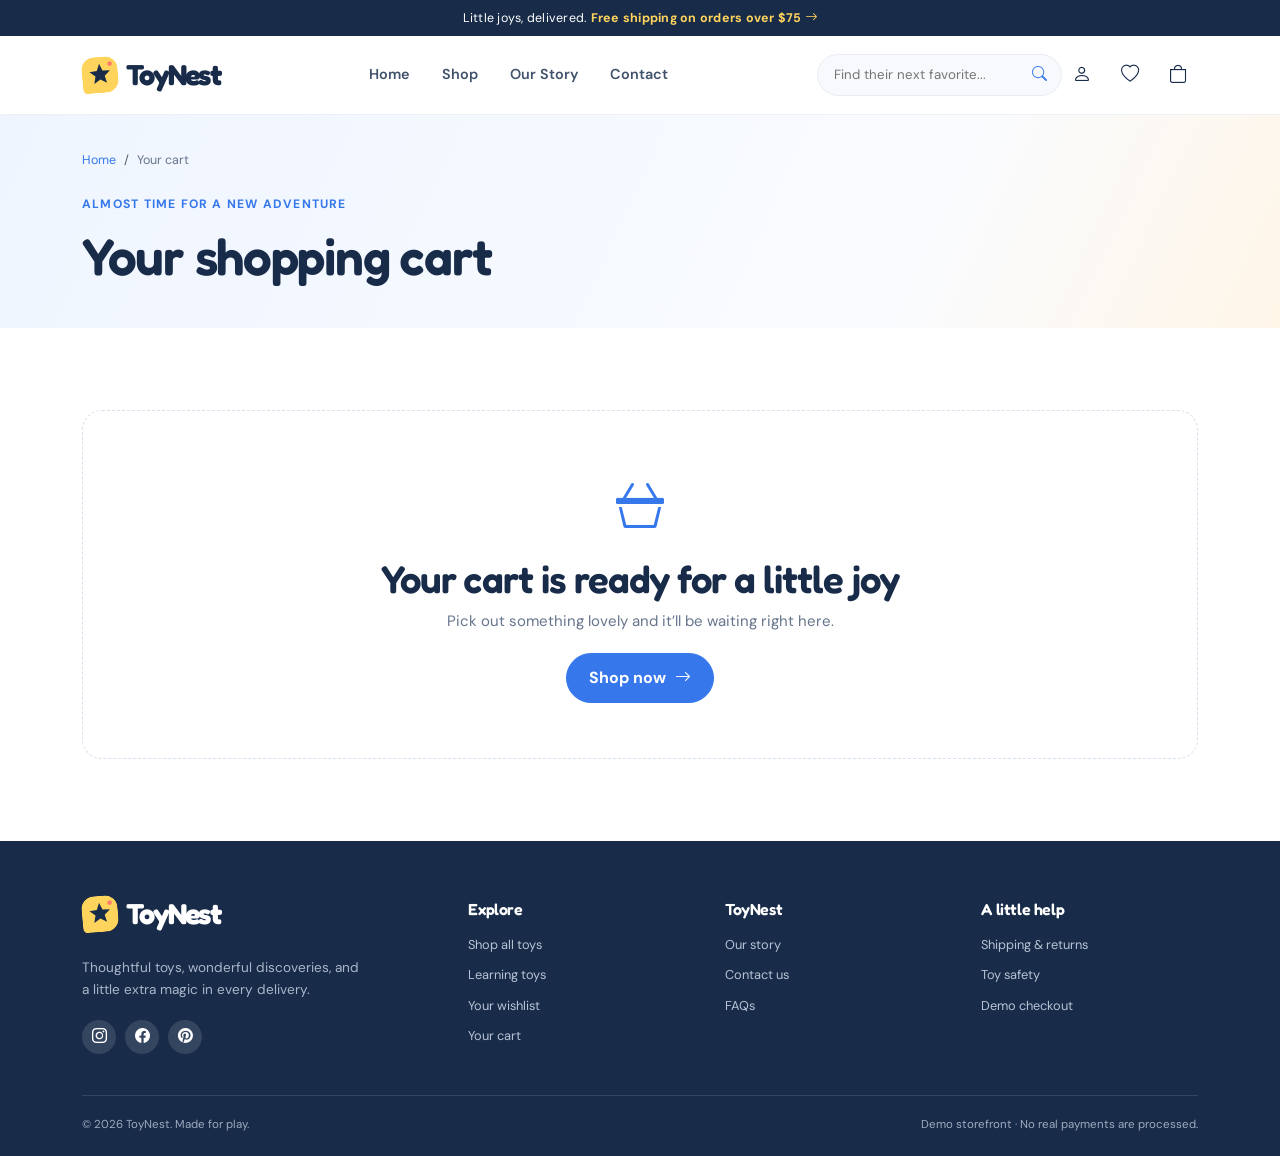
<file: cart.html>
<!doctype html>
<html lang="en"><head><meta charset="utf-8"><meta name="viewport" content="width=device-width, initial-scale=1"><meta name="description" content="Review your ToyNest shopping cart."><title>Your Cart | ToyNest</title><link rel="preconnect" href="https://fonts.googleapis.com"><link rel="preconnect" href="https://fonts.gstatic.com" crossorigin><link href="https://fonts.googleapis.com/css2?family=DM+Sans:wght@400;500;600;700&family=Fredoka:wght@400;500;600;700&display=swap" rel="stylesheet"><link href="https://cdn.jsdelivr.net/npm/bootstrap@5.3.3/dist/css/bootstrap.min.css" rel="stylesheet"><link href="https://cdn.jsdelivr.net/npm/bootstrap-icons@1.11.3/font/bootstrap-icons.min.css" rel="stylesheet"><link href="css/style.css" rel="stylesheet"><link href="css/responsive.css" rel="stylesheet"></head>
<body><div id="site-header"></div><main class="page-main"><section class="page-hero compact"><div class="container"><nav aria-label="Breadcrumb"><ol class="breadcrumb"><li class="breadcrumb-item"><a href="index.html">Home</a></li><li class="breadcrumb-item active" aria-current="page">Your cart</li></ol></nav><span class="eyebrow">Almost time for a new adventure</span><h1>Your shopping cart</h1></div></section><div class="container section-space"><div id="cart-content"></div></div></main><div id="site-footer"></div><div id="quick-view-modal" class="modal fade" tabindex="-1" aria-labelledby="quick-view-title" aria-hidden="true"></div><script src="https://cdn.jsdelivr.net/npm/bootstrap@5.3.3/dist/js/bootstrap.bundle.min.js"></script><script src="js/products.js"></script><script src="js/common.js"></script><script src="js/cart.js"></script></body></html>
</file>
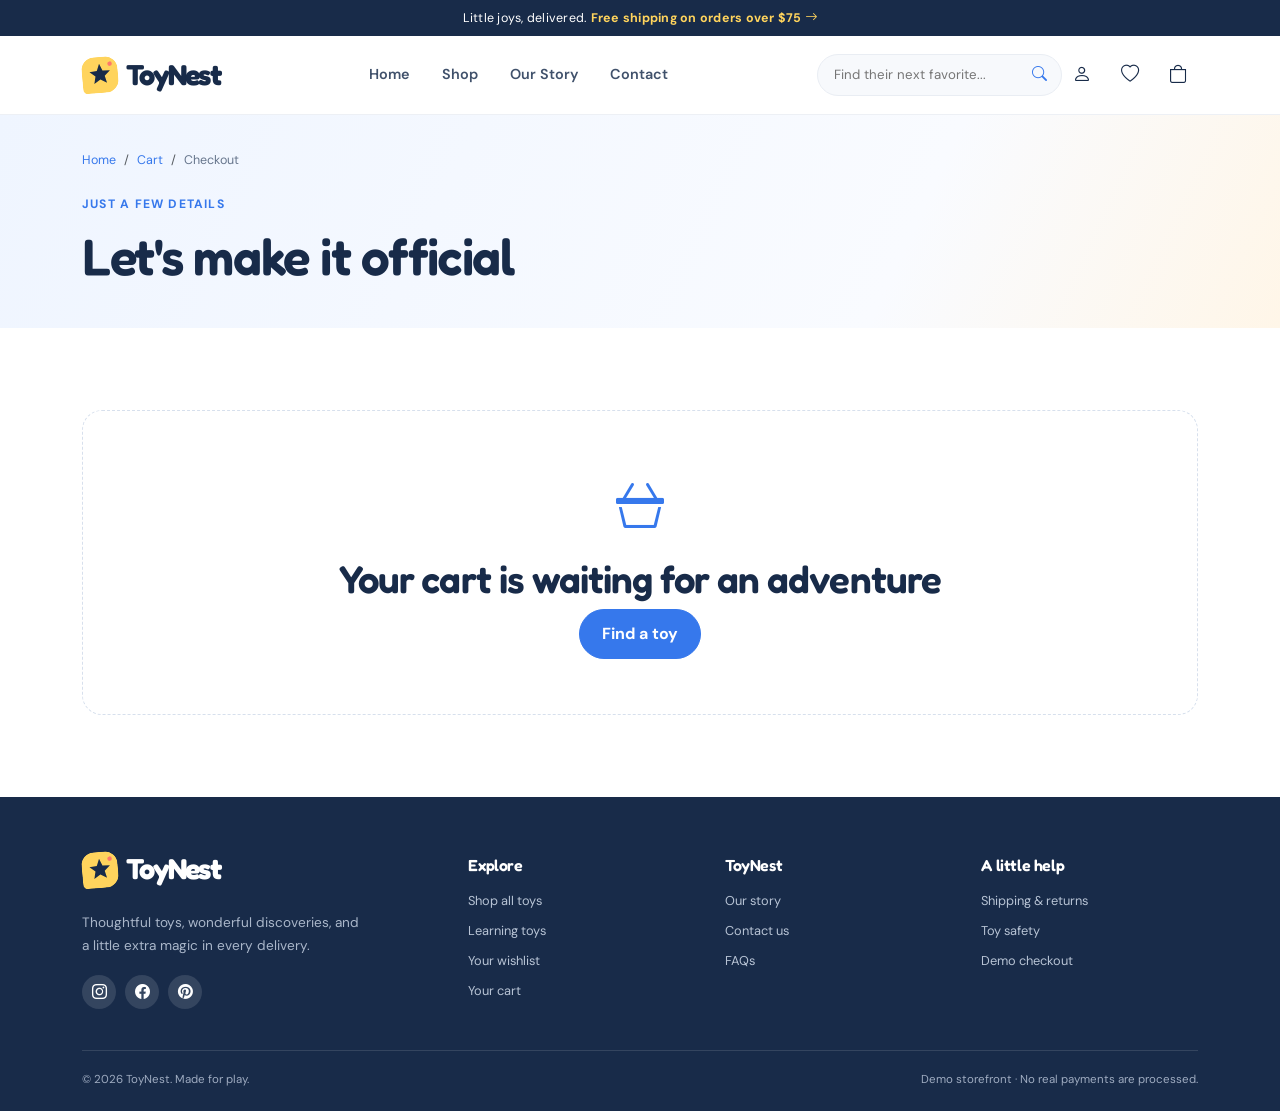
<file: checkout.html>
<!doctype html>
<html lang="en"><head><meta charset="utf-8"><meta name="viewport" content="width=device-width, initial-scale=1"><meta name="description" content="Complete your ToyNest demo checkout."><title>Checkout | ToyNest</title><link rel="preconnect" href="https://fonts.googleapis.com"><link rel="preconnect" href="https://fonts.gstatic.com" crossorigin><link href="https://fonts.googleapis.com/css2?family=DM+Sans:wght@400;500;600;700&family=Fredoka:wght@400;500;600;700&display=swap" rel="stylesheet"><link href="https://cdn.jsdelivr.net/npm/bootstrap@5.3.3/dist/css/bootstrap.min.css" rel="stylesheet"><link href="https://cdn.jsdelivr.net/npm/bootstrap-icons@1.11.3/font/bootstrap-icons.min.css" rel="stylesheet"><link href="css/style.css" rel="stylesheet"><link href="css/responsive.css" rel="stylesheet"></head>
<body><div id="site-header"></div><main class="page-main"><section class="page-hero compact"><div class="container"><nav aria-label="Breadcrumb"><ol class="breadcrumb"><li class="breadcrumb-item"><a href="index.html">Home</a></li><li class="breadcrumb-item"><a href="cart.html">Cart</a></li><li class="breadcrumb-item active" aria-current="page">Checkout</li></ol></nav><span class="eyebrow">Just a few details</span><h1>Let's make it official</h1></div></section><div class="container section-space"><div id="checkout-empty" class="empty-state d-none"><i class="bi bi-basket3"></i><h2>Your cart is waiting for an adventure</h2><a href="shop.html" class="btn btn-primary btn-pill">Find a toy</a></div><form id="checkout-form" class="checkout-layout d-none" novalidate><div class="checkout-form-card"><h2>Delivery details</h2><p class="form-intro">Where should we send the fun?</p><div class="row g-3"><div class="col-12"><label class="form-label" for="full-name">Full name</label><input class="form-control" id="full-name" name="name" autocomplete="name" required minlength="2"><div class="invalid-feedback">Please enter your name.</div></div><div class="col-md-6"><label class="form-label" for="email">Email address</label><input class="form-control" id="email" name="email" type="email" autocomplete="email" required><div class="invalid-feedback">Please enter a valid email.</div></div><div class="col-md-6"><label class="form-label" for="phone">Phone number</label><input class="form-control" id="phone" name="phone" type="tel" autocomplete="tel" required><div class="invalid-feedback">Please enter a valid phone number.</div></div><div class="col-12"><label class="form-label" for="address">Street address</label><input class="form-control" id="address" name="address" autocomplete="street-address" required minlength="5"><div class="invalid-feedback">Please enter your street address.</div></div><div class="col-md-7"><label class="form-label" for="city">City</label><input class="form-control" id="city" name="city" autocomplete="address-level2" required><div class="invalid-feedback">Please enter your city.</div></div><div class="col-md-5"><label class="form-label" for="postal">Postal code</label><input class="form-control" id="postal" name="postal" autocomplete="postal-code" required minlength="3"><div class="invalid-feedback">Please enter your postal code.</div></div></div><h2 class="mt-4">Payment</h2><div class="payment-option"><label><input type="radio" name="payment" value="Cash on Delivery" checked><span><strong>Cash on Delivery</strong><small>Pay when your happy parcel arrives.</small></span><i class="bi bi-cash-coin"></i></label></div><div class="payment-option"><label><input type="radio" name="payment" value="Demo card payment"><span><strong>Demo card payment</strong><small>Demonstration only. No card details are collected.</small></span><i class="bi bi-credit-card"></i></label></div><p class="demo-disclaimer"><i class="bi bi-shield-check"></i> This is a demo checkout. No payment will be processed and no sensitive payment details are requested.</p></div><aside id="checkout-summary" class="order-summary-card"></aside></form></div></main><div id="site-footer"></div><div id="quick-view-modal" class="modal fade" tabindex="-1" aria-labelledby="quick-view-title" aria-hidden="true"></div><script src="https://cdn.jsdelivr.net/npm/bootstrap@5.3.3/dist/js/bootstrap.bundle.min.js"></script><script src="js/products.js"></script><script src="js/common.js"></script><script src="js/checkout.js"></script></body></html>
</file>
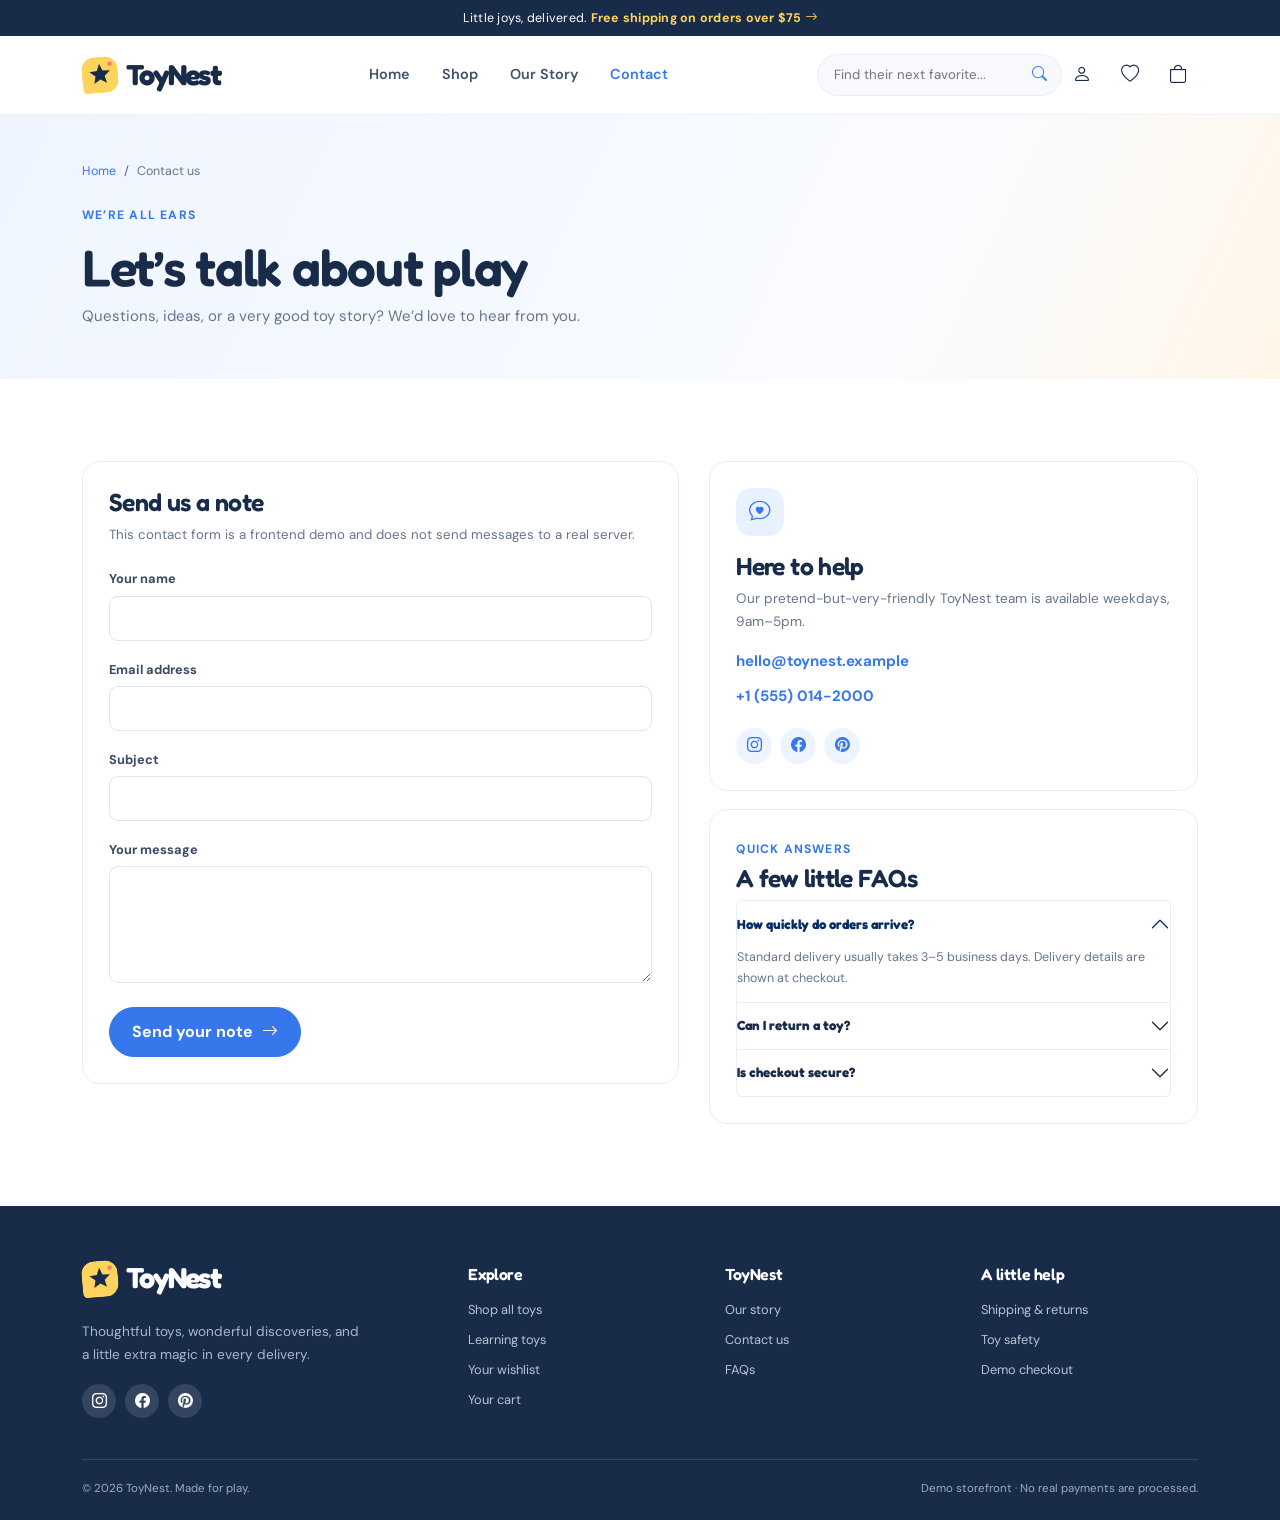
<file: contact.html>
<!doctype html>
<html lang="en"><head><meta charset="utf-8"><meta name="viewport" content="width=device-width, initial-scale=1"><meta name="description" content="Get in touch with the ToyNest team."><title>Contact Us | ToyNest</title><link rel="preconnect" href="https://fonts.googleapis.com"><link rel="preconnect" href="https://fonts.gstatic.com" crossorigin><link href="https://fonts.googleapis.com/css2?family=DM+Sans:wght@400;500;600;700&family=Fredoka:wght@400;500;600;700&display=swap" rel="stylesheet"><link href="https://cdn.jsdelivr.net/npm/bootstrap@5.3.3/dist/css/bootstrap.min.css" rel="stylesheet"><link href="https://cdn.jsdelivr.net/npm/bootstrap-icons@1.11.3/font/bootstrap-icons.min.css" rel="stylesheet"><link href="css/style.css" rel="stylesheet"><link href="css/responsive.css" rel="stylesheet"></head>
<body><div id="site-header"></div><main class="page-main"><section class="page-hero"><div class="container"><nav aria-label="Breadcrumb"><ol class="breadcrumb"><li class="breadcrumb-item"><a href="index.html">Home</a></li><li class="breadcrumb-item active" aria-current="page">Contact us</li></ol></nav><span class="eyebrow">We’re all ears</span><h1>Let’s talk about play</h1><p>Questions, ideas, or a very good toy story? We’d love to hear from you.</p></div></section><section class="container section-space"><div class="contact-layout"><div class="contact-form-card"><h2>Send us a note</h2><p>This contact form is a frontend demo and does not send messages to a real server.</p><div id="contact-feedback" class="alert d-none" role="status"></div><form id="contact-form" novalidate><div class="mb-3"><label class="form-label" for="contact-name">Your name</label><input id="contact-name" name="name" class="form-control" required minlength="2"><div class="invalid-feedback">Please enter your name.</div></div><div class="mb-3"><label class="form-label" for="contact-email">Email address</label><input id="contact-email" name="email" class="form-control" type="email" required><div class="invalid-feedback">Please enter a valid email address.</div></div><div class="mb-3"><label class="form-label" for="contact-subject">Subject</label><input id="contact-subject" name="subject" class="form-control" required><div class="invalid-feedback">Please add a subject.</div></div><div class="mb-4"><label class="form-label" for="contact-message">Your message</label><textarea id="contact-message" name="message" class="form-control" rows="5" required minlength="10"></textarea><div class="invalid-feedback">Please write a little more (at least 10 characters).</div></div><button class="btn btn-primary btn-pill" type="submit">Send your note <i class="bi bi-arrow-right"></i></button></form></div><aside class="contact-side"><div class="contact-info-card"><span class="value-icon value-blue"><i class="bi bi-chat-heart"></i></span><h2>Here to help</h2><p>Our pretend-but-very-friendly ToyNest team is available weekdays, 9am–5pm.</p><a href="mailto:hello@toynest.example">hello@toynest.example</a><a href="tel:+15550142000">+1 (555) 014-2000</a><div class="social-row"><a href="https://www.instagram.com/" aria-label="Instagram"><i class="bi bi-instagram"></i></a><a href="https://www.facebook.com/" aria-label="Facebook"><i class="bi bi-facebook"></i></a><a href="https://www.pinterest.com/" aria-label="Pinterest"><i class="bi bi-pinterest"></i></a></div></div><div class="contact-info-card faq-card"><span class="eyebrow">Quick answers</span><h2>A few little FAQs</h2><div class="accordion" id="faq-accordion"><div class="accordion-item"><h3 class="accordion-header"><button class="accordion-button" type="button" data-bs-toggle="collapse" data-bs-target="#faq-one" aria-expanded="true">How quickly do orders arrive?</button></h3><div id="faq-one" class="accordion-collapse collapse show" data-bs-parent="#faq-accordion"><div class="accordion-body">Standard delivery usually takes 3–5 business days. Delivery details are shown at checkout.</div></div></div><div class="accordion-item"><h3 class="accordion-header"><button class="accordion-button collapsed" type="button" data-bs-toggle="collapse" data-bs-target="#faq-two">Can I return a toy?</button></h3><div id="faq-two" class="accordion-collapse collapse" data-bs-parent="#faq-accordion"><div class="accordion-body">Absolutely. Unused toys can be returned within 30 days in this demo store.</div></div></div><div class="accordion-item"><h3 class="accordion-header"><button class="accordion-button collapsed" type="button" data-bs-toggle="collapse" data-bs-target="#faq-three">Is checkout secure?</button></h3><div id="faq-three" class="accordion-collapse collapse" data-bs-parent="#faq-accordion"><div class="accordion-body">This is a frontend demo only: no real payment is taken and no card details are collected.</div></div></div></div></div></aside></div></section></main><div id="site-footer"></div><div id="quick-view-modal" class="modal fade" tabindex="-1" aria-labelledby="quick-view-title" aria-hidden="true"></div><script src="https://cdn.jsdelivr.net/npm/bootstrap@5.3.3/dist/js/bootstrap.bundle.min.js"></script><script src="js/products.js"></script><script src="js/common.js"></script><script src="js/contact.js"></script></body></html>
</file>
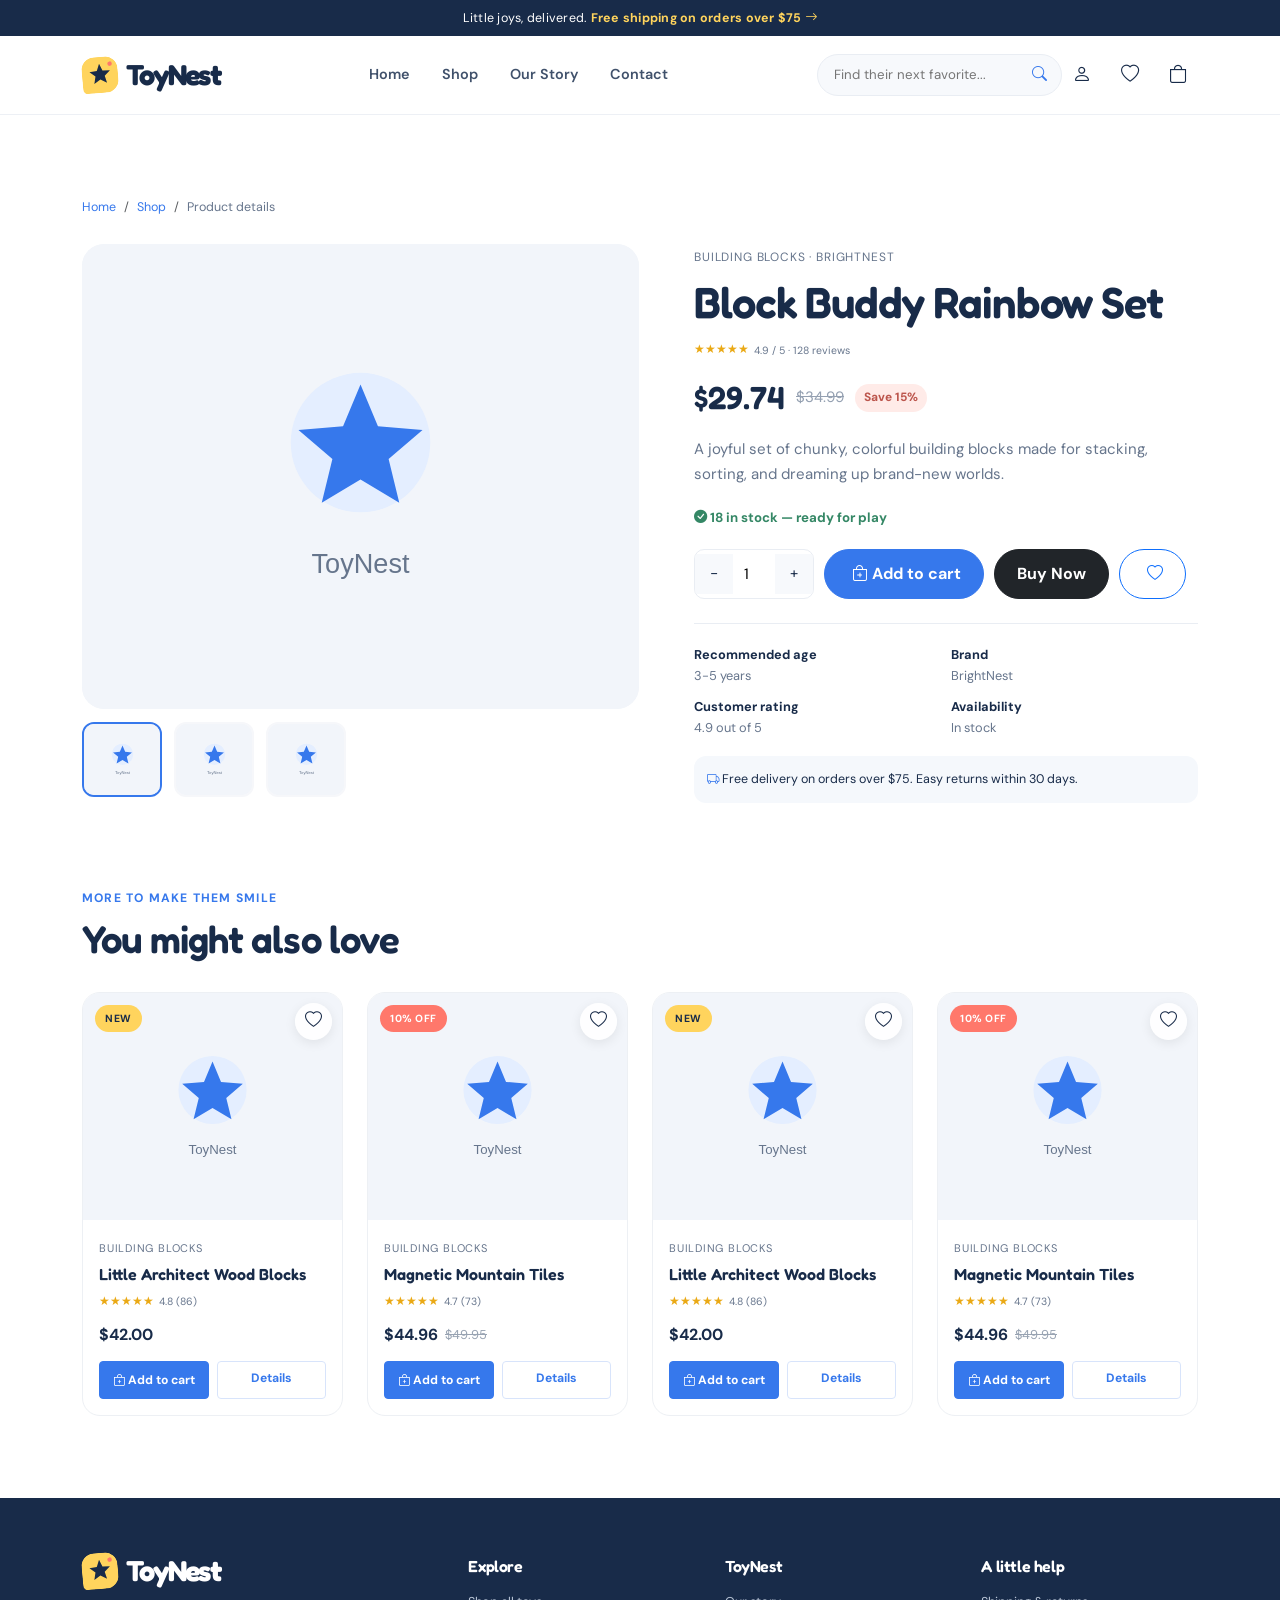
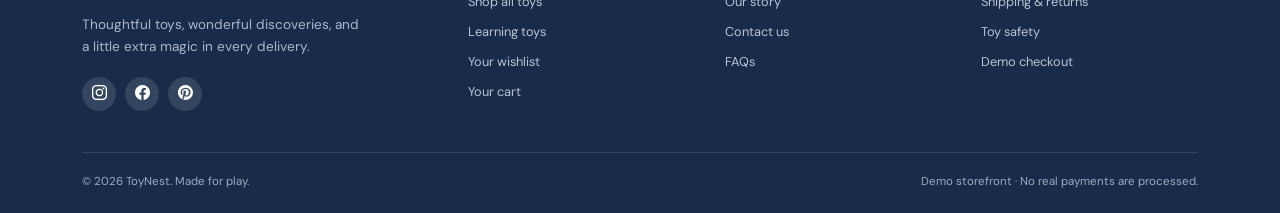
<file: product.html>
<!doctype html>
<html lang="en"><head><meta charset="utf-8"><meta name="viewport" content="width=device-width, initial-scale=1"><meta name="description" content="Discover a new favorite at ToyNest."><title>Product Details | ToyNest</title><link rel="preconnect" href="https://fonts.googleapis.com"><link rel="preconnect" href="https://fonts.gstatic.com" crossorigin><link href="https://fonts.googleapis.com/css2?family=DM+Sans:wght@400;500;600;700&family=Fredoka:wght@400;500;600;700&display=swap" rel="stylesheet"><link href="https://cdn.jsdelivr.net/npm/bootstrap@5.3.3/dist/css/bootstrap.min.css" rel="stylesheet"><link href="https://cdn.jsdelivr.net/npm/bootstrap-icons@1.11.3/font/bootstrap-icons.min.css" rel="stylesheet"><link href="css/style.css" rel="stylesheet"><link href="css/responsive.css" rel="stylesheet"></head>
<body><div id="site-header"></div><main class="page-main"><div class="container section-space"><nav aria-label="Breadcrumb"><ol class="breadcrumb"><li class="breadcrumb-item"><a href="index.html">Home</a></li><li class="breadcrumb-item"><a href="shop.html">Shop</a></li><li class="breadcrumb-item active" aria-current="page">Product details</li></ol></nav><div id="product-detail" class="product-detail"></div><section class="section-space pb-0"><div class="section-heading"><div><span class="eyebrow">More to make them smile</span><h2>You might also love</h2></div></div><div id="related-products" class="row g-4"></div></section></div></main><div id="site-footer"></div><div id="quick-view-modal" class="modal fade" tabindex="-1" aria-labelledby="quick-view-title" aria-hidden="true"></div><script src="https://cdn.jsdelivr.net/npm/bootstrap@5.3.3/dist/js/bootstrap.bundle.min.js"></script><script src="js/products.js"></script><script src="js/common.js"></script><script src="js/product.js"></script></body></html>
</file>
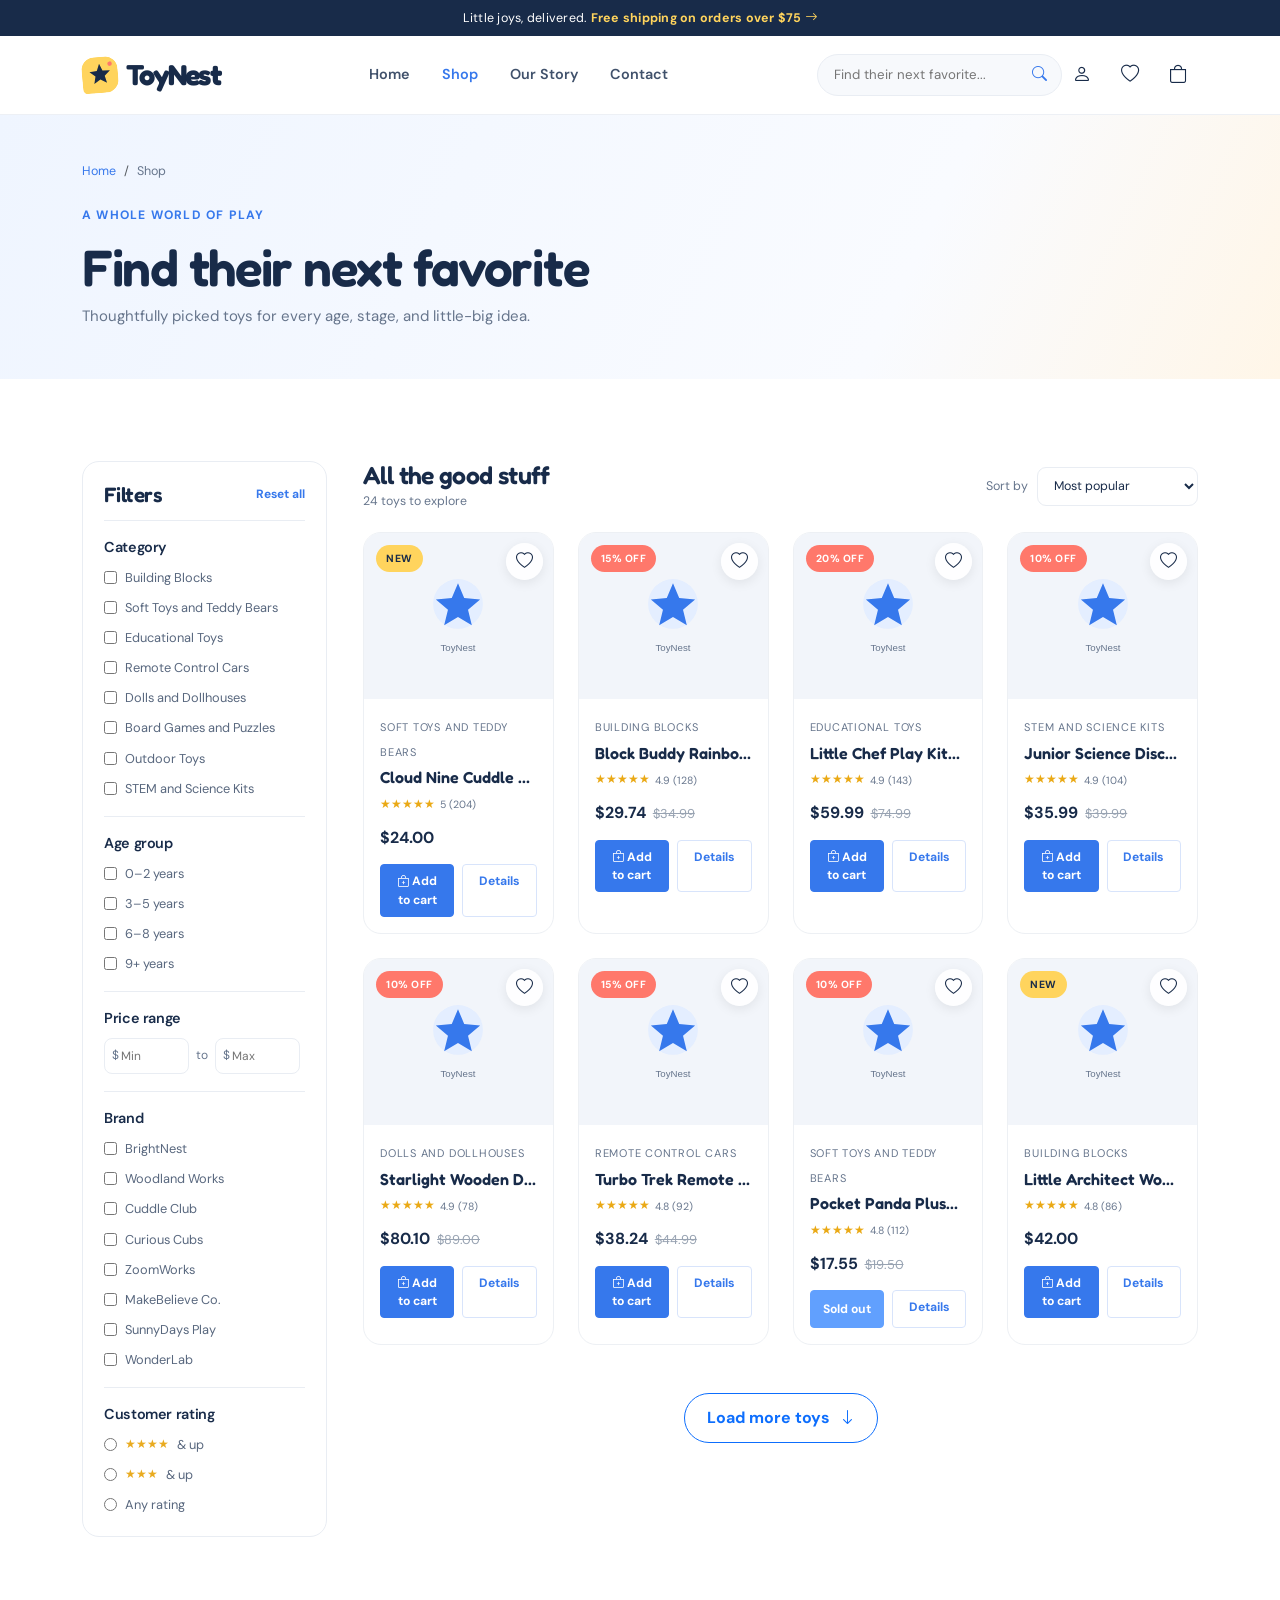
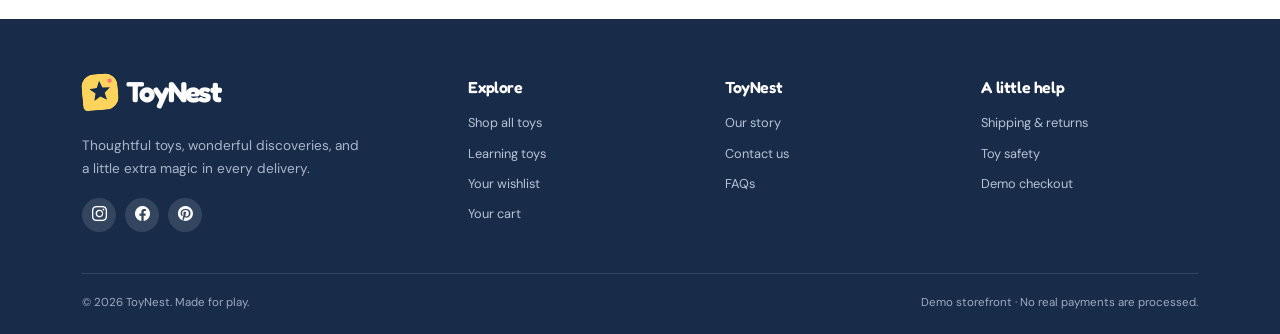
<file: shop.html>
<!doctype html>
<html lang="en">
<head>
  <meta charset="utf-8"><meta name="viewport" content="width=device-width, initial-scale=1">
  <meta name="description" content="Shop the ToyNest collection of playful, thoughtful toys for every age.">
  <title>Shop All Toys | ToyNest</title>
  <link rel="preconnect" href="https://fonts.googleapis.com"><link rel="preconnect" href="https://fonts.gstatic.com" crossorigin>
  <link href="https://fonts.googleapis.com/css2?family=DM+Sans:wght@400;500;600;700&family=Fredoka:wght@400;500;600;700&display=swap" rel="stylesheet">
  <link href="https://cdn.jsdelivr.net/npm/bootstrap@5.3.3/dist/css/bootstrap.min.css" rel="stylesheet"><link href="https://cdn.jsdelivr.net/npm/bootstrap-icons@1.11.3/font/bootstrap-icons.min.css" rel="stylesheet"><link href="css/style.css" rel="stylesheet"><link href="css/responsive.css" rel="stylesheet">
</head>
<body><div id="site-header"></div><main class="page-main">
  <section class="page-hero"><div class="container"><nav aria-label="Breadcrumb"><ol class="breadcrumb"><li class="breadcrumb-item"><a href="index.html">Home</a></li><li class="breadcrumb-item active" aria-current="page">Shop</li></ol></nav><span class="eyebrow">A whole world of play</span><h1>Find their next favorite</h1><p>Thoughtfully picked toys for every age, stage, and little-big idea.</p></div></section>
  <div class="container section-space shop-layout">
    <aside class="filter-panel" aria-label="Product filters"><div class="filter-title"><h2>Filters</h2><button id="clear-filters" class="text-button" type="button">Reset all</button></div>
      <div class="filter-group"><h3>Category</h3><div id="category-filters" class="filter-options"></div></div>
      <div class="filter-group"><h3>Age group</h3><div class="filter-options"><label><input type="checkbox" name="age" value="0-2"> 0–2 years</label><label><input type="checkbox" name="age" value="3-5"> 3–5 years</label><label><input type="checkbox" name="age" value="6-8"> 6–8 years</label><label><input type="checkbox" name="age" value="9+"> 9+ years</label></div></div>
      <div class="filter-group"><h3>Price range</h3><div class="price-range"><label><span class="visually-hidden">Minimum price</span><span>$</span><input id="min-price" type="number" min="0" placeholder="Min"></label><span>to</span><label><span class="visually-hidden">Maximum price</span><span>$</span><input id="max-price" type="number" min="0" placeholder="Max"></label></div></div>
      <div class="filter-group"><h3>Brand</h3><div id="brand-filters" class="filter-options"></div></div>
      <div class="filter-group"><h3>Customer rating</h3><div class="filter-options"><label><input type="radio" name="rating" value="4"> <span class="stars">★★★★</span> & up</label><label><input type="radio" name="rating" value="3"> <span class="stars">★★★</span> & up</label><label><input type="radio" name="rating" value="0"> Any rating</label></div></div>
    </aside>
    <section class="shop-results" aria-label="Products">
      <div class="shop-toolbar"><div><h2>All the good stuff</h2><p id="result-count" class="result-count" aria-live="polite"></p></div><label class="sort-control">Sort by <select id="sort-products" aria-label="Sort products"><option value="popular">Most popular</option><option value="newest">Newest</option><option value="price-low">Price: low to high</option><option value="price-high">Price: high to low</option><option value="rating">Top rated</option></select></label></div>
      <div class="mobile-filter-bar"><button class="btn btn-outline-primary" type="button" data-bs-toggle="offcanvas" data-bs-target="#mobile-filters"><i class="bi bi-sliders"></i> Filters</button><label>Sort <select id="mobile-sort" aria-label="Sort products"><option value="popular">Popular</option><option value="newest">Newest</option><option value="price-low">Price: low to high</option><option value="price-high">Price: high to low</option><option value="rating">Top rated</option></select></label></div>
      <div id="product-grid" class="row g-4"></div><div id="no-products" class="empty-state d-none"><i class="bi bi-search-heart"></i><h3>No toys found just yet</h3><p>Try adjusting your filters or search for something else.</p><button id="empty-reset" class="btn btn-primary btn-pill" type="button">Reset filters</button></div>
      <div class="text-center mt-5"><button id="load-more" class="btn btn-outline-primary btn-pill" type="button">Load more toys <i class="bi bi-arrow-down"></i></button></div>
    </section>
  </div>
  <div class="offcanvas offcanvas-start" tabindex="-1" id="mobile-filters" aria-labelledby="mobile-filters-title"><div class="offcanvas-header"><h2 id="mobile-filters-title">Filters</h2><button type="button" class="btn-close" data-bs-dismiss="offcanvas" aria-label="Close"></button></div><div class="offcanvas-body" id="mobile-filter-content"></div></div>
</main><div id="site-footer"></div><div id="quick-view-modal" class="modal fade" tabindex="-1" aria-labelledby="quick-view-title" aria-hidden="true"></div>
<script src="https://cdn.jsdelivr.net/npm/bootstrap@5.3.3/dist/js/bootstrap.bundle.min.js"></script><script src="js/products.js"></script><script src="js/common.js"></script><script src="js/shop.js"></script></body></html>
</file>
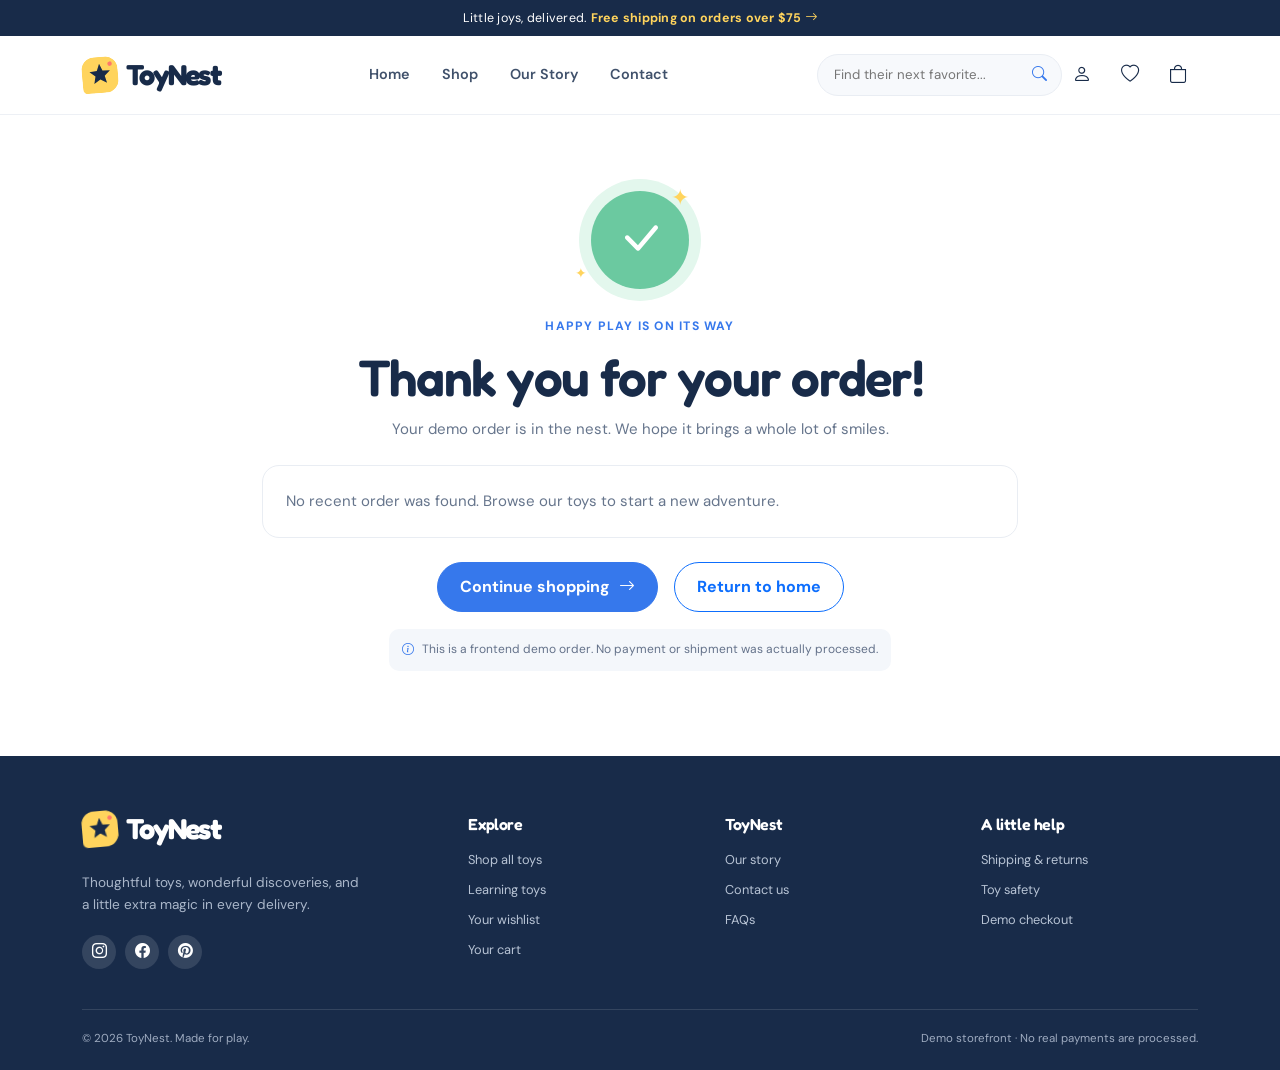
<file: success.html>
<!doctype html>
<html lang="en"><head><meta charset="utf-8"><meta name="viewport" content="width=device-width, initial-scale=1"><meta name="description" content="Your ToyNest demo order is confirmed."><title>Order Confirmed | ToyNest</title><link rel="preconnect" href="https://fonts.googleapis.com"><link rel="preconnect" href="https://fonts.gstatic.com" crossorigin><link href="https://fonts.googleapis.com/css2?family=DM+Sans:wght@400;500;600;700&family=Fredoka:wght@400;500;600;700&display=swap" rel="stylesheet"><link href="https://cdn.jsdelivr.net/npm/bootstrap@5.3.3/dist/css/bootstrap.min.css" rel="stylesheet"><link href="https://cdn.jsdelivr.net/npm/bootstrap-icons@1.11.3/font/bootstrap-icons.min.css" rel="stylesheet"><link href="css/style.css" rel="stylesheet"><link href="css/responsive.css" rel="stylesheet"></head>
<body><div id="site-header"></div><main class="page-main"><section class="success-section container"><div class="success-icon"><i class="bi bi-check-lg"></i><span class="success-spark spark-one">✦</span><span class="success-spark spark-two">✦</span></div><span class="eyebrow">Happy play is on its way</span><h1>Thank you for your order!</h1><p class="success-lead">Your demo order is in the nest. We hope it brings a whole lot of smiles.</p><div id="order-details" class="order-confirmation-card"></div><div class="d-flex justify-content-center gap-3 flex-wrap mt-4"><a href="shop.html" class="btn btn-primary btn-pill">Continue shopping <i class="bi bi-arrow-right"></i></a><a href="index.html" class="btn btn-outline-primary btn-pill">Return to home</a></div><p class="demo-disclaimer success-disclaimer"><i class="bi bi-info-circle"></i> This is a frontend demo order. No payment or shipment was actually processed.</p></section></main><div id="site-footer"></div><div id="quick-view-modal" class="modal fade" tabindex="-1" aria-labelledby="quick-view-title" aria-hidden="true"></div><script src="https://cdn.jsdelivr.net/npm/bootstrap@5.3.3/dist/js/bootstrap.bundle.min.js"></script><script src="js/products.js"></script><script src="js/common.js"></script><script>document.addEventListener('DOMContentLoaded',()=>{const order=ToyNest.getLastOrder();const target=document.getElementById('order-details');if(!order){target.innerHTML='<p class="mb-0">No recent order was found. <a href="shop.html">Browse our toys</a> to start a new adventure.</p>';return;}target.innerHTML=`<div class="order-number">Order number <strong>${ToyNest.escapeHTML(order.number)}</strong></div><div class="order-items">${order.items.map(item=>`<div><span>${ToyNest.escapeHTML(item.name)} <small>× ${item.quantity}</small></span><strong>${ToyNest.formatPrice(item.price*item.quantity)}</strong></div>`).join('')}</div><div class="order-total"><span>Order total</span><strong>${ToyNest.formatPrice(order.total)}</strong></div><p class="order-thanks">A confirmation for ${ToyNest.escapeHTML(order.email)} is shown here for demo purposes.</p>`;});</script></body></html>
</file>
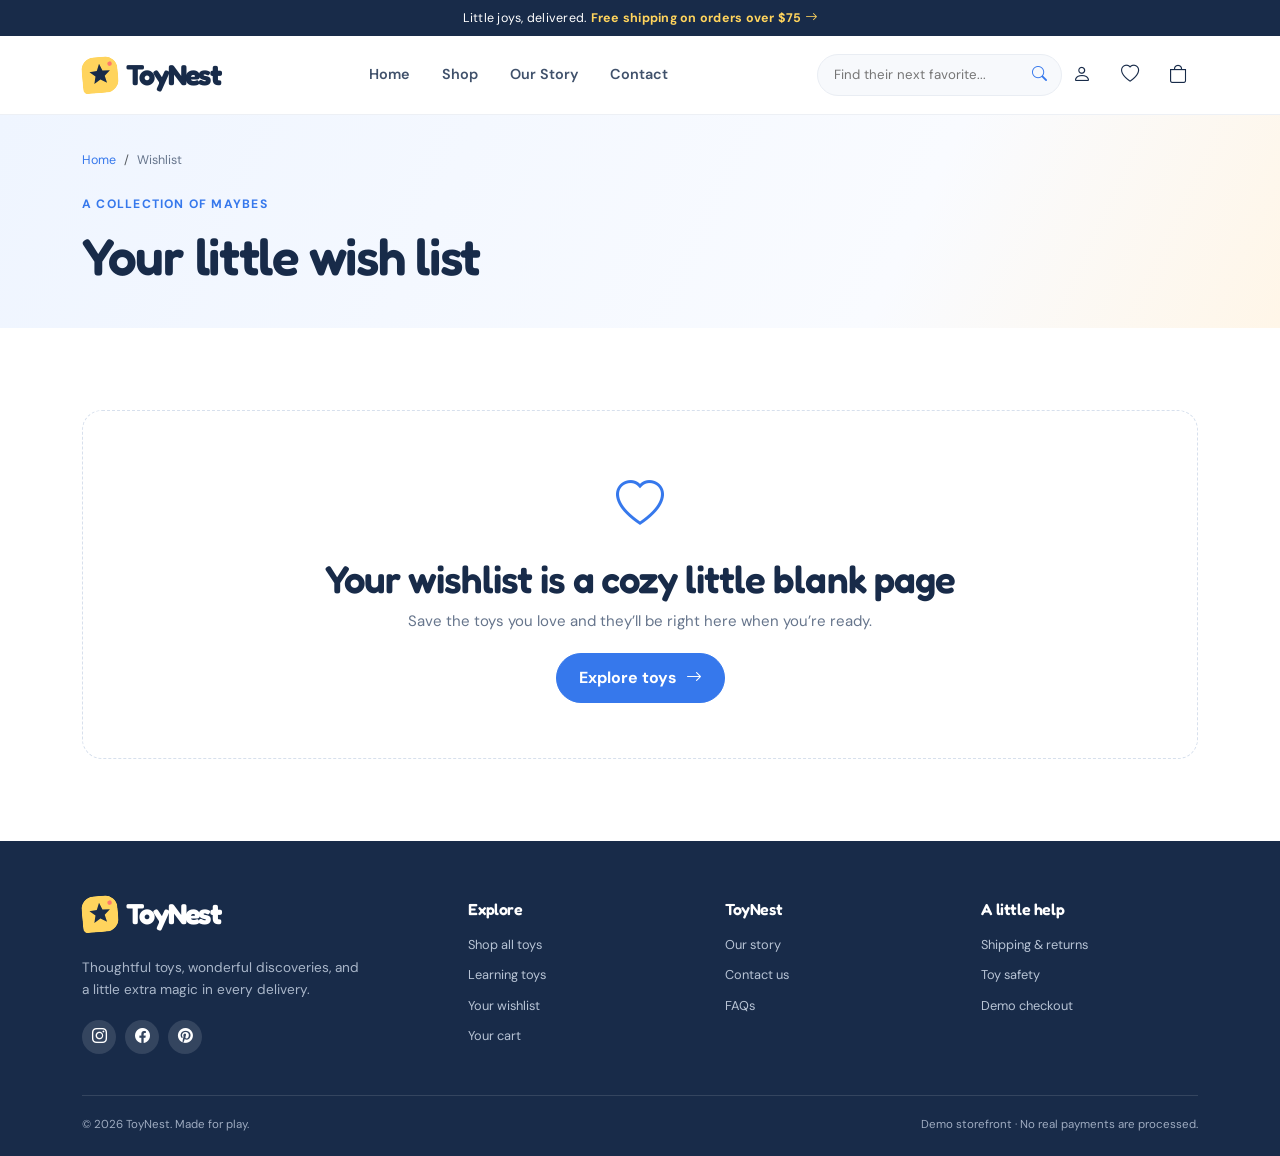
<file: wishlist.html>
<!doctype html>
<html lang="en"><head><meta charset="utf-8"><meta name="viewport" content="width=device-width, initial-scale=1"><meta name="description" content="Your ToyNest wishlist, full of future favorites."><title>Your Wishlist | ToyNest</title><link rel="preconnect" href="https://fonts.googleapis.com"><link rel="preconnect" href="https://fonts.gstatic.com" crossorigin><link href="https://fonts.googleapis.com/css2?family=DM+Sans:wght@400;500;600;700&family=Fredoka:wght@400;500;600;700&display=swap" rel="stylesheet"><link href="https://cdn.jsdelivr.net/npm/bootstrap@5.3.3/dist/css/bootstrap.min.css" rel="stylesheet"><link href="https://cdn.jsdelivr.net/npm/bootstrap-icons@1.11.3/font/bootstrap-icons.min.css" rel="stylesheet"><link href="css/style.css" rel="stylesheet"><link href="css/responsive.css" rel="stylesheet"></head>
<body><div id="site-header"></div><main class="page-main"><section class="page-hero compact"><div class="container"><nav aria-label="Breadcrumb"><ol class="breadcrumb"><li class="breadcrumb-item"><a href="index.html">Home</a></li><li class="breadcrumb-item active" aria-current="page">Wishlist</li></ol></nav><span class="eyebrow">A collection of maybes</span><h1>Your little wish list</h1></div></section><div class="container section-space"><div id="wishlist-content"></div></div></main><div id="site-footer"></div><div id="quick-view-modal" class="modal fade" tabindex="-1" aria-labelledby="quick-view-title" aria-hidden="true"></div><script src="https://cdn.jsdelivr.net/npm/bootstrap@5.3.3/dist/js/bootstrap.bundle.min.js"></script><script src="js/products.js"></script><script src="js/common.js"></script><script src="js/wishlist.js"></script></body></html>
</file>
<file: css/style.css>
:root {
  --ink: #182b49;
  --muted: #66758c;
  --blue: #3678ec;
  --blue-dark: #215bc4;
  --coral: #ff786b;
  --yellow: #ffd45d;
  --mint: #a6e8d1;
  --cream: #fffaf1;
  --line: #e9edf3;
  --shadow: 0 14px 38px rgba(35, 63, 105, .09);
  --font-body: "DM Sans", sans-serif;
  --font-heading: "Fredoka", sans-serif;
}
* { box-sizing: border-box; }
html { scroll-behavior: smooth; scroll-padding-top: 100px; }
body { margin: 0; color: var(--ink); font-family: var(--font-body); font-size: 15px; line-height: 1.65; background: #fff; }
a { color: inherit; text-decoration: none; }
button, input, select, textarea { font: inherit; }
img { max-width: 100%; }
h1, h2, h3, h4 { font-family: var(--font-heading); font-weight: 600; letter-spacing: -.025em; line-height: 1.15; }
h1 { font-size: clamp(2.7rem, 5vw, 4.6rem); }
h2 { font-size: clamp(2rem, 3vw, 2.8rem); }
h3 { font-size: 1.25rem; }
p { color: var(--muted); }
.announcement-bar { min-height: 36px; display: flex; justify-content: center; align-items: center; padding: 6px 16px; color: #fff; background: var(--ink); font-size: .78rem; letter-spacing: .02em; text-align: center; }
.announcement-bar a { color: var(--yellow); font-weight: 700; }
.site-nav { position: sticky; top: 0; z-index: 1030; background: rgba(255,255,255,.97); border-bottom: 1px solid rgba(233,237,243,.8); backdrop-filter: blur(16px); }
.site-nav .navbar { min-height: 78px; }
.brand-logo { display: inline-flex; align-items: center; gap: 8px; color: var(--ink); font: 700 1.8rem/1 var(--font-heading); letter-spacing: -.06em; }
.brand-logo:hover { color: var(--blue); }
.brand-mark { width: 36px; height: 36px; display: inline-grid; place-items: center; border-radius: 13px 13px 13px 5px; color: var(--ink); background: var(--yellow); font-size: 1.2rem; transform: rotate(-5deg); }
.navbar-nav { gap: 8px; }
.navbar-nav .nav-link { padding: 10px 12px !important; color: #40516b; font-size: .9rem; font-weight: 600; }
.navbar-nav .nav-link:hover, .navbar-nav .nav-link.active { color: var(--blue); }
.header-search { position: relative; width: min(245px, 24vw); }
.header-search input { width: 100%; height: 42px; padding: 0 42px 0 16px; border: 1px solid var(--line); border-radius: 24px; background: #f7f9fc; outline: none; font-size: .83rem; }
.header-search input:focus { border-color: var(--blue); box-shadow: 0 0 0 3px rgba(54,120,236,.1); background: #fff; }
.search-submit { position: absolute; right: 7px; top: 5px; width: 32px; height: 32px; border: 0; border-radius: 50%; color: var(--blue); background: transparent; }
.search-suggestions { position: absolute; top: calc(100% + 10px); left: 0; right: 0; z-index: 20; padding: 8px; border: 1px solid var(--line); border-radius: 15px; background: #fff; box-shadow: var(--shadow); }
.suggestion-item { display: flex; align-items: center; gap: 10px; padding: 8px; border-radius: 10px; font-size: .84rem; }
.suggestion-item:hover { background: #f5f8fd; }
.suggestion-item img { width: 42px; height: 42px; border-radius: 9px; object-fit: cover; }
.suggestion-item strong, .suggestion-item small { display: block; }
.suggestion-item small { color: var(--muted); }
.header-actions { display: flex; align-items: center; gap: 8px; }
.header-icon { position: relative; display: inline-flex; width: 40px; height: 40px; align-items: center; justify-content: center; border-radius: 50%; color: var(--ink); font-size: 1.15rem; transition: .2s ease; }
.header-icon:hover { color: var(--blue); background: #f0f5ff; transform: translateY(-1px); }
.count-badge { position: absolute; top: -1px; right: -3px; display: grid; min-width: 17px; height: 17px; padding: 0 4px; place-items: center; border: 2px solid #fff; border-radius: 20px; color: #fff; background: var(--coral); font-size: .61rem; font-weight: 700; }
.hero-section { position: relative; overflow: hidden; min-height: 580px; color: #fff; background: linear-gradient(113deg, #276ad6 0%, #438bea 59%, #65b2f0 100%); }
.hero-inner { position: relative; z-index: 2; display: grid; min-height: 570px; grid-template-columns: 1fr 1fr; align-items: center; gap: 36px; padding-top: 40px; padding-bottom: 70px; }
.hero-copy { max-width: 600px; }
.hero-copy h1 { margin: 19px 0; color: #fff; }
.hero-copy h1 span { color: var(--yellow); }
.hero-copy p { max-width: 460px; margin-bottom: 26px; color: rgba(255,255,255,.87); font-size: 1.08rem; }
.eyebrow { display: inline-flex; align-items: center; gap: 7px; color: var(--blue); font-size: .76rem; font-weight: 700; letter-spacing: .1em; text-transform: uppercase; }
.hero-copy .eyebrow { color: var(--yellow); }
.btn { font-weight: 700; transition: transform .2s ease, box-shadow .2s ease, background .2s ease; }
.btn:hover { transform: translateY(-2px); }
.btn-primary { --bs-btn-bg: var(--blue); --bs-btn-border-color: var(--blue); --bs-btn-hover-bg: var(--blue-dark); --bs-btn-hover-border-color: var(--blue-dark); --bs-btn-active-bg: var(--blue-dark); --bs-btn-active-border-color: var(--blue-dark); }
.hero-copy .btn-primary { color: var(--ink); background: var(--yellow); border-color: var(--yellow); }
.hero-copy .btn-primary:hover { color: var(--ink); background: #ffe184; border-color: #ffe184; }
.btn-pill { min-height: 48px; padding: 12px 22px; border-radius: 28px; }
.btn-pill i { margin-left: 5px; }
.hero-note { display: flex; align-items: center; gap: 12px; margin-top: 32px; color: rgba(255,255,255,.88); font-size: .82rem; }
.avatar-stack { display: flex; }
.avatar-stack i { display: grid; width: 28px; height: 28px; place-items: center; margin-right: -7px; border: 2px solid #fff; border-radius: 50%; color: var(--ink); background: var(--yellow); }
.avatar-stack i:nth-child(2) { background: var(--coral); }.avatar-stack i:nth-child(3) { background: var(--mint); }
.hero-art { position: relative; width: min(100%, 510px); justify-self: center; }
.hero-art > img { position: relative; z-index: 1; width: 100%; height: 405px; border: 10px solid rgba(255,255,255,.7); border-radius: 48% 52% 44% 56% / 51% 44% 56% 49%; object-fit: cover; box-shadow: 0 25px 70px rgba(17,55,128,.3); }
.hero-orbit { position: absolute; border: 2px dashed rgba(255,255,255,.4); border-radius: 50%; }
.orbit-one { inset: -15px -22px 14px 10px; transform: rotate(-11deg); }.orbit-two { inset: 20px 12px -14px -18px; transform: rotate(12deg); }
.float-tag { position: absolute; z-index: 3; display: inline-flex; align-items: center; gap: 7px; padding: 10px 15px; border-radius: 24px; color: var(--ink); background: white; box-shadow: var(--shadow); font-size: .8rem; font-weight: 700; }
.tag-sun { top: 14%; left: -36px; }.tag-sun i { color: #f7a915; }.tag-heart { right: -28px; bottom: 17%; }.tag-heart i { color: var(--coral); }
.hero-sticker { position: absolute; right: 12%; top: -10px; z-index: 4; display: flex; width: 92px; height: 92px; flex-direction: column; align-items: center; justify-content: center; border-radius: 50%; color: var(--ink); background: var(--yellow); text-align: center; transform: rotate(9deg); }
.hero-sticker strong { font: 700 1.5rem/1 var(--font-heading); }.hero-sticker span { font-size: .65rem; line-height: 1.1; }
.hero-wave { position: absolute; right: -3%; bottom: -53px; left: -3%; height: 95px; border-radius: 50% 50% 0 0 / 40% 40% 0 0; background: #fff; transform: rotate(-1deg); }
.benefit-strip { position: relative; z-index: 4; display: grid; grid-template-columns: repeat(4, 1fr); gap: 20px; margin-top: -12px; padding: 20px 26px; border: 1px solid var(--line); border-radius: 18px; background: #fff; box-shadow: var(--shadow); }
.benefit-strip > div { display: flex; align-items: center; gap: 12px; }.benefit-strip > div > i { color: var(--blue); font-size: 1.55rem; }
.benefit-strip strong, .benefit-strip small { display: block; }.benefit-strip strong { font-size: .83rem; }.benefit-strip small { color: var(--muted); font-size: .72rem; }
.section-space { padding-top: 82px; padding-bottom: 82px; }.section-heading { display: flex; align-items: end; justify-content: space-between; gap: 20px; margin-bottom: 30px; }.section-heading h2 { margin: 8px 0 0; }.section-subtitle { margin: 10px 0 0; }
.text-link { color: var(--blue); font-size: .87rem; font-weight: 700; }.text-link:hover { color: var(--blue-dark); }.text-link i { margin-left: 4px; }
.category-grid { display: grid; grid-template-columns: repeat(4, 1fr); gap: 18px; }
.category-card { display: flex; min-height: 164px; flex-direction: column; align-items: flex-start; justify-content: center; padding: 21px; border-radius: 18px; transition: transform .25s ease, box-shadow .25s ease; }
.category-card:hover { color: var(--ink); transform: translateY(-5px); box-shadow: var(--shadow); }
.category-icon { display: grid; width: 48px; height: 48px; margin-bottom: 13px; place-items: center; border-radius: 16px; background: rgba(255,255,255,.75); font-size: 1.4rem; }
.category-card strong { font: 600 1rem var(--font-heading); }.category-card small { margin-top: 4px; color: #627087; font-size: .72rem; }
.category-blue { background: #e5efff; color: #2d65bd; }.category-coral { background: #ffebe8; color: #bd5e54; }.category-yellow { background: #fff4ce; color: #97700e; }.category-mint { background: #e1f7ee; color: #32775f; }.category-lilac { background: #f0e9ff; color: #765caf; }.category-peach { background: #ffede0; color: #a56732; }.category-sky { background: #e3f5fa; color: #38819b; }.category-green { background: #e9f4d9; color: #628534; }
.section-tint { background: #f7f9fc; }
.product-card { position: relative; height: 100%; overflow: hidden; border: 1px solid #edf0f4; border-radius: 18px; background: #fff; transition: transform .25s ease, box-shadow .25s ease; }
.product-card:hover { transform: translateY(-5px); box-shadow: var(--shadow); }
.product-image-wrap { position: relative; display: block; overflow: hidden; aspect-ratio: 1 / .88; background: #f4f6f9; }
.product-image { width: 100%; height: 100%; object-fit: cover; transition: transform .4s ease; }.product-card:hover .product-image { transform: scale(1.05); }
.product-badge { position: absolute; top: 12px; left: 12px; z-index: 2; padding: 5px 10px; border-radius: 16px; color: #fff; background: var(--coral); font-size: .65rem; font-weight: 700; text-transform: uppercase; letter-spacing: .05em; }.product-badge.badge-new { color: var(--ink); background: var(--yellow); }
.wishlist-toggle { position: absolute; top: 10px; right: 10px; z-index: 3; display: grid; width: 37px; height: 37px; place-items: center; border: 0; border-radius: 50%; color: var(--ink); background: rgba(255,255,255,.94); box-shadow: 0 3px 12px rgba(0,0,0,.08); font-size: 1.05rem; }.wishlist-toggle.is-active { color: var(--coral); }
.quick-view-trigger { position: absolute; right: 10px; bottom: 10px; left: 10px; z-index: 2; padding: 9px; border: 0; border-radius: 20px; color: var(--ink); background: rgba(255,255,255,.93); opacity: 0; transform: translateY(8px); transition: .2s ease; font-size: .78rem; font-weight: 700; }
.product-card:hover .quick-view-trigger, .quick-view-trigger:focus { opacity: 1; transform: translateY(0); }
.product-card-body { padding: 15px 16px 16px; }.product-category { color: var(--muted); font-size: .69rem; text-transform: uppercase; letter-spacing: .07em; }.product-title { display: block; overflow: hidden; margin: 4px 0 7px; color: var(--ink); font: 600 1rem/1.3 var(--font-heading); text-overflow: ellipsis; white-space: nowrap; }.product-title:hover { color: var(--blue); }
.product-rating { display: flex; align-items: center; gap: 5px; color: #eaa915; font-size: .75rem; }.product-rating small { color: var(--muted); }
.product-price-row { display: flex; align-items: center; gap: 7px; margin-top: 10px; }.product-price { font-size: 1rem; font-weight: 700; }.product-old-price { color: #98a3b2; font-size: .8rem; text-decoration: line-through; }
.product-card-actions { display: flex; gap: 8px; margin-top: 13px; }.product-card-actions .btn { flex: 1; min-height: 38px; padding: 7px 10px; font-size: .76rem; }.product-card-actions .btn-outline-primary { --bs-btn-color: var(--blue); --bs-btn-border-color: #d8e4fb; --bs-btn-hover-bg: var(--blue); }
.promo-banner { display: grid; min-height: 270px; grid-template-columns: 1fr 1fr; align-items: center; overflow: hidden; padding: 38px 7%; border-radius: 24px; background: var(--yellow); }
.promo-copy h2 { margin: 8px 0; font-size: clamp(2.2rem, 4vw, 3.4rem); }.promo-copy p { margin-bottom: 20px; }.promo-copy .eyebrow { color: #755a13; }
.countdown-wrap { position: relative; justify-self: end; width: min(100%, 370px); padding: 27px 28px; border-radius: 20px; background: rgba(255,255,255,.62); }.countdown-label { display: block; font-size: .8rem; font-weight: 700; }.countdown { display: flex; align-items: center; gap: 13px; margin-top: 14px; }.countdown span { display: flex; flex-direction: column; align-items: center; }.countdown strong { font: 600 2rem var(--font-heading); }.countdown small { color: var(--muted); font-size: .65rem; }.countdown b { padding-bottom: 15px; color: var(--coral); font-size: 1.4rem; }.promo-doodle { position: absolute; right: 18px; bottom: -12px; color: rgba(255,120,107,.6); font-size: 2.4rem; }.promo-doodle i:first-child { position: absolute; top: -30px; right: 35px; font-size: 1.2rem; }
.story-banner { overflow: hidden; background: #eff8f5; }.story-inner { display: grid; min-height: 425px; grid-template-columns: 1fr 1fr; align-items: center; gap: 55px; padding-top: 55px; padding-bottom: 55px; }.story-inner h2 { margin: 9px 0 16px; }.story-inner p { max-width: 490px; }.story-image img { display: block; width: 100%; height: 320px; border-radius: 48% 52% 60% 40% / 50% 48% 52% 50%; object-fit: cover; box-shadow: var(--shadow); }
.testimonial-card { height: 100%; padding: 25px; border: 1px solid var(--line); border-radius: 18px; }.testimonial-card .stars { color: #f3b729; letter-spacing: 2px; }.testimonial-card p { min-height: 93px; margin: 13px 0 18px; color: #4d5c72; }.reviewer { display: flex; align-items: center; gap: 11px; }.review-avatar { display: grid; width: 40px; height: 40px; place-items: center; border-radius: 50%; color: var(--ink); font-weight: 700; }.review-avatar.coral { background: #ffe1dc; }.review-avatar.mint { background: #d8f4e9; }.review-avatar.yellow { background: #fff0bb; }.reviewer strong, .reviewer small { display: block; }.reviewer strong { font-size: .83rem; }.reviewer small { color: var(--muted); font-size: .68rem; }
.newsletter-section { padding: 55px 0; background: #f5f7fb; }.newsletter-inner { display: flex; align-items: center; justify-content: space-between; gap: 30px; }.newsletter-inner h2 { margin: 7px 0; }.newsletter-inner p { margin-bottom: 0; }.newsletter-form { display: flex; width: min(100%, 475px); gap: 10px; }.newsletter-form input { flex: 1; min-width: 0; height: 50px; padding: 0 17px; border: 1px solid var(--line); border-radius: 28px; background: #fff; outline: none; }.newsletter-form input:focus { border-color: var(--blue); }
.site-footer { padding: 55px 0 22px; color: #d9e0ec; background: #182b49; }.footer-main { display: grid; grid-template-columns: 1.6fr repeat(3, 1fr); gap: 40px; padding-bottom: 40px; }.footer-brand .brand-logo { color: #fff; }.footer-brand p { max-width: 285px; margin-top: 17px; color: #aab7ca; font-size: .85rem; }.footer-col h3 { margin: 3px 0 15px; color: #fff; font: 600 1rem var(--font-heading); }.footer-col a { display: block; margin: 9px 0; color: #b8c4d5; font-size: .8rem; }.footer-col a:hover { color: var(--yellow); }.footer-social { display: flex; gap: 9px; margin-top: 18px; }.footer-social a { display: grid; width: 34px; height: 34px; place-items: center; border-radius: 50%; color: #fff; background: rgba(255,255,255,.12); }.footer-bottom { display: flex; justify-content: space-between; gap: 15px; padding-top: 19px; border-top: 1px solid rgba(255,255,255,.12); color: #9eabc0; font-size: .72rem; }.footer-bottom p { margin: 0; color: inherit; }
.toast-container { z-index: 1090; }.toast { border: 0; border-radius: 14px; box-shadow: var(--shadow); }.toast-header { border-bottom: 0; border-radius: 14px 14px 0 0; background: #fff; }.toast-body { padding-top: 0; color: var(--muted); }
.page-main { min-height: 60vh; }.page-hero { padding: 46px 0 50px; background: linear-gradient(115deg,#eff5ff,#f9fbff 70%,#fff6e8); }.page-hero h1 { margin: 12px 0 7px; font-size: clamp(2.4rem,4vw,3.5rem); }.page-hero p { margin: 0; }.page-hero.compact { padding: 35px 0; }.breadcrumb { margin-bottom: 20px; font-size: .78rem; }.breadcrumb-item a { color: var(--blue); }.breadcrumb-item.active { color: var(--muted); }
.shop-layout { display: grid; grid-template-columns: 245px minmax(0,1fr); align-items: start; gap: 36px; }.filter-panel { padding: 21px; border: 1px solid var(--line); border-radius: 17px; background: #fff; }.filter-title { display: flex; align-items: center; justify-content: space-between; padding-bottom: 13px; border-bottom: 1px solid var(--line); }.filter-title h2 { margin: 0; font-size: 1.3rem; }.text-button { padding: 0; border: 0; color: var(--blue); background: none; font-size: .75rem; font-weight: 700; }.filter-group { padding: 17px 0; border-bottom: 1px solid var(--line); }.filter-group:last-child { padding-bottom: 0; border: 0; }.filter-group h3 { margin-bottom: 11px; font: 600 .9rem var(--font-body); }.filter-options { display: grid; gap: 9px; }.filter-options label { display: flex; align-items: center; gap: 8px; color: #58677e; font-size: .8rem; }.filter-options input { accent-color: var(--blue); }.filter-options .stars { color: #e9ab20; font-size: .75rem; letter-spacing: 0; }.price-range { display: flex; align-items: center; gap: 7px; color: var(--muted); font-size: .75rem; }.price-range label { display: flex; width: 85px; align-items: center; padding: 0 7px; border: 1px solid var(--line); border-radius: 8px; }.price-range input { width: 100%; min-width: 0; height: 34px; border: 0; outline: 0; font-size: .75rem; }.shop-toolbar { display: flex; align-items: center; justify-content: space-between; gap: 15px; margin-bottom: 20px; }.shop-toolbar h2 { margin: 0; font-size: 1.55rem; }.result-count { margin: 2px 0 0; font-size: .77rem; }.sort-control { display: flex; align-items: center; gap: 9px; color: var(--muted); font-size: .78rem; }.sort-control select, .mobile-filter-bar select { height: 39px; padding: 0 30px 0 12px; border: 1px solid var(--line); border-radius: 9px; color: var(--ink); background: #fff; font-size: .78rem; }.mobile-filter-bar { display: none; }.empty-state { padding: 55px 20px; border: 1px dashed #d7e0ed; border-radius: 20px; text-align: center; }.empty-state > i { display: block; margin-bottom: 12px; color: var(--blue); font-size: 3rem; }.empty-state h2, .empty-state h3 { margin-bottom: 7px; }.empty-state p { margin-bottom: 20px; }
.product-detail { display: grid; grid-template-columns: 1.05fr .95fr; gap: 55px; margin-top: 26px; }.gallery-main { overflow: hidden; border-radius: 22px; background: #f6f7fa; }.gallery-main img { width: 100%; height: 465px; object-fit: cover; }.gallery-thumbs { display: flex; gap: 12px; margin-top: 13px; }.gallery-thumb { width: 80px; height: 75px; overflow: hidden; padding: 0; border: 2px solid transparent; border-radius: 12px; background: #f6f7fa; }.gallery-thumb.active { border-color: var(--blue); }.gallery-thumb img { width: 100%; height: 100%; object-fit: cover; }.detail-info .product-category { font-size: .75rem; }.detail-info h1 { margin: 9px 0; font-size: clamp(2rem,3.4vw,3rem); }.detail-info .product-rating { margin: 13px 0; }.detail-price { display: flex; align-items: center; gap: 11px; margin: 18px 0; }.detail-price strong { font: 600 2rem var(--font-heading); }.detail-price del { color: #94a0b1; }.discount-pill { padding: 4px 9px; border-radius: 20px; color: #bc554c; background: #ffebe8; font-size: .75rem; font-weight: 700; }.detail-description { margin: 20px 0; }.stock-line { color: #348765; font-size: .83rem; font-weight: 700; }.quantity-control { display: inline-flex; align-items: center; overflow: hidden; border: 1px solid var(--line); border-radius: 10px; }.quantity-control button { width: 38px; height: 40px; border: 0; color: var(--ink); background: #f7f9fc; }.quantity-control input { width: 42px; height: 40px; border: 0; text-align: center; outline: 0; }.detail-actions { display: flex; flex-wrap: wrap; gap: 10px; margin: 20px 0; }.spec-list { display: grid; grid-template-columns: 1fr 1fr; gap: 10px; margin-top: 24px; padding-top: 20px; border-top: 1px solid var(--line); }.spec-list div { color: var(--muted); font-size: .8rem; }.spec-list strong { display: block; color: var(--ink); }.shipping-note { margin-top: 18px; padding: 13px; border-radius: 12px; background: #f5f8fc; font-size: .78rem; }.shipping-note i { color: var(--blue); }
.quick-view-content { display: grid; grid-template-columns: 1fr 1fr; gap: 24px; padding: 12px; }.quick-view-content img { width: 100%; height: 290px; border-radius: 14px; object-fit: cover; }.quick-view-content h2 { margin: 9px 0; font-size: 1.8rem; }.quick-view-content .modal-product-description { color: var(--muted); font-size: .88rem; }
.cart-layout { display: grid; grid-template-columns: minmax(0,1fr) 365px; gap: 30px; align-items: start; }.cart-items { border: 1px solid var(--line); border-radius: 17px; }.cart-item { display: grid; grid-template-columns: 105px minmax(0,1fr) auto; align-items: center; gap: 17px; padding: 18px; border-bottom: 1px solid var(--line); }.cart-item:last-child { border: 0; }.cart-item img { width: 105px; height: 100px; border-radius: 12px; object-fit: cover; }.cart-item h3 { margin: 0 0 5px; font-size: 1.05rem; }.cart-item-price { margin: 0; color: var(--ink); font-size: .85rem; font-weight: 700; }.cart-item-meta { margin: 3px 0 8px; color: var(--muted); font-size: .74rem; }.cart-item-actions { display: flex; align-items: center; gap: 12px; }.cart-item-actions .quantity-control button, .cart-item-actions .quantity-control input { height: 32px; }.cart-item-actions .quantity-control button { width: 30px; }.cart-item-actions .quantity-control input { width: 34px; }.remove-item { border: 0; color: #9ba6b4; background: none; font-size: .82rem; }.remove-item:hover { color: var(--coral); }.line-total { align-self: start; padding-top: 4px; font-weight: 700; }.cart-clear { margin-top: 15px; border: 0; color: #a64e48; background: none; font-size: .8rem; font-weight: 700; }.order-summary-card { padding: 23px; border: 1px solid var(--line); border-radius: 17px; background: #fff; box-shadow: 0 7px 24px rgba(35,63,105,.05); }.order-summary-card h2 { margin-bottom: 18px; font-size: 1.45rem; }.summary-row { display: flex; justify-content: space-between; gap: 10px; margin: 10px 0; color: var(--muted); font-size: .84rem; }.summary-row strong { color: var(--ink); }.summary-total { margin-top: 14px; padding-top: 15px; border-top: 1px solid var(--line); color: var(--ink); font-size: 1rem; font-weight: 700; }.discount-form { display: flex; gap: 7px; margin: 17px 0; }.discount-form input { width: 100%; min-width: 0; height: 40px; padding: 0 10px; border: 1px solid var(--line); border-radius: 8px; outline: none; font-size: .78rem; }.discount-form button { flex-shrink: 0; padding: 0 12px; border: 0; border-radius: 8px; color: #fff; background: var(--ink); font-size: .76rem; font-weight: 700; }.discount-status { min-height: 20px; margin: -12px 0 13px; color: #348765; font-size: .74rem; }.summary-note { color: var(--muted); font-size: .73rem; text-align: center; }.summary-buttons .btn { width: 100%; margin-top: 10px; }.continue-link { display: block; margin-top: 17px; color: var(--blue); font-size: .8rem; text-align: center; }
.checkout-layout { display: grid; grid-template-columns: minmax(0,1fr) 390px; align-items: start; gap: 35px; }.checkout-form-card { padding: 26px; border: 1px solid var(--line); border-radius: 17px; }.checkout-form-card h2 { margin: 0; font-size: 1.5rem; }.form-intro { margin: 5px 0 21px; font-size: .84rem; }.form-label { margin-bottom: 6px; color: #394a62; font-size: .8rem; font-weight: 700; }.form-control { min-height: 45px; border-color: #dfe5ed; border-radius: 9px; font-size: .86rem; }.form-control:focus { border-color: var(--blue); box-shadow: 0 0 0 .2rem rgba(54,120,236,.12); }.payment-option { margin-top: 10px; padding: 13px 14px; border: 1px solid var(--line); border-radius: 11px; }.payment-option label { display: flex; align-items: center; gap: 12px; cursor: pointer; }.payment-option input { accent-color: var(--blue); }.payment-option span { flex: 1; }.payment-option strong,.payment-option small { display: block; }.payment-option strong { font-size: .83rem; }.payment-option small { color: var(--muted); font-size: .73rem; }.payment-option > label > i { color: var(--blue); font-size: 1.2rem; }.demo-disclaimer { margin: 17px 0 0; padding: 11px 13px; border-radius: 10px; color: #64728a; background: #f4f7fb; font-size: .75rem; }.demo-disclaimer i { margin-right: 5px; color: var(--blue); }.checkout-summary-list { max-height: 220px; overflow: auto; margin-bottom: 15px; }.checkout-summary-item { display: flex; align-items: center; gap: 10px; padding: 8px 0; }.checkout-summary-item img { width: 46px; height: 46px; border-radius: 8px; object-fit: cover; }.checkout-summary-item span { flex: 1; font-size: .76rem; }.checkout-summary-item small { display: block; color: var(--muted); }.checkout-summary-item strong { font-size: .78rem; }
.payment-option:has(input:checked) { border-color: #a7c3f5; background: #f6f9ff; }
.contact-layout { display: grid; grid-template-columns: 1.1fr .9fr; gap: 30px; align-items: start; }.contact-form-card,.contact-info-card { padding: 26px; border: 1px solid var(--line); border-radius: 18px; }.contact-form-card h2,.contact-info-card h2 { margin: 0 0 8px; font-size: 1.55rem; }.contact-form-card > p { margin-bottom: 20px; font-size: .83rem; }.contact-side { display: grid; gap: 18px; }.contact-info-card > a:not(.social-row a) { display: block; margin-top: 10px; color: var(--blue); font-weight: 700; }.contact-info-card > p { font-size: .85rem; }.social-row { display: flex; gap: 8px; margin-top: 19px; }.social-row a { display: grid; width: 36px; height: 36px; place-items: center; border-radius: 50%; color: var(--blue); background: #eef4ff; }.faq-card .eyebrow { margin-bottom: 5px; }.accordion-item { border-color: var(--line); }.accordion-button { padding: 13px 0; box-shadow: none !important; color: var(--ink); background: #fff !important; font-size: .83rem; font-weight: 700; }.accordion-body { padding: 0 0 13px; color: var(--muted); font-size: .78rem; }
.success-section { max-width: 780px; padding-top: 76px; padding-bottom: 85px; text-align: center; }.success-icon { position: relative; display: grid; width: 98px; height: 98px; margin: 0 auto 24px; place-items: center; border-radius: 50%; color: #fff; background: #6bc9a0; box-shadow: 0 0 0 12px #e3f7ed; animation: pop-in .65s cubic-bezier(.2,.8,.2,1) both; }.success-icon > i { font-size: 3rem; }.success-spark { position: absolute; color: var(--yellow); font-size: 1.35rem; }.spark-one { top: -10px; right: 0; }.spark-two { bottom: 3px; left: -16px; font-size: .9rem; }.success-section h1 { margin: 10px 0; font-size: clamp(2.4rem,4vw,3.5rem); }.success-lead { margin-bottom: 24px; }.order-confirmation-card { padding: 23px; border: 1px solid var(--line); border-radius: 17px; text-align: left; }.order-number { padding-bottom: 13px; border-bottom: 1px solid var(--line); color: var(--muted); font-size: .8rem; }.order-number strong { margin-left: 5px; color: var(--blue); }.order-items > div { display: flex; justify-content: space-between; gap: 10px; padding: 10px 0; border-bottom: 1px solid #f0f2f5; font-size: .82rem; }.order-items small { color: var(--muted); }.order-total { display: flex; justify-content: space-between; padding-top: 14px; font-weight: 700; }.order-thanks { margin: 13px 0 0; font-size: .76rem; }.success-disclaimer { display: inline-block; }
.rounded-photo { width: 100%; height: 430px; border-radius: 22px; object-fit: cover; }.story-page h2 { margin: 9px 0 18px; }.story-page p { font-size: .93rem; }.mission-grid { display: grid; grid-template-columns: repeat(3,1fr); gap: 20px; }.mission-grid article { padding: 25px; border: 1px solid var(--line); border-radius: 17px; }.value-icon { display: grid; width: 48px; height: 48px; margin-bottom: 16px; place-items: center; border-radius: 15px; font-size: 1.35rem; }.value-blue { color: var(--blue); background: #e9f1ff; }.value-yellow { color: #9b7414; background: #fff4ce; }.value-mint { color: #38866a; background: #e1f7ee; }.mission-grid h3 { margin-bottom: 8px; }.mission-grid p { margin: 0; font-size: .84rem; }.quality-panel { display: grid; grid-template-columns: 1fr .85fr; gap: 35px; align-items: center; padding: 38px; border-radius: 22px; background: #f3f8ff; }.quality-panel h2 { margin: 9px 0 12px; }.quality-panel p { font-size: .87rem; }.stats-grid { display: grid; grid-template-columns: 1fr 1fr; gap: 13px; }.stats-grid div { padding: 17px; border-radius: 13px; background: #fff; }.stats-grid strong,.stats-grid span { display: block; }.stats-grid strong { color: var(--blue); font: 600 1.7rem var(--font-heading); }.stats-grid span { color: var(--muted); font-size: .75rem; }.values-row { padding-top: 70px; }.values-row h2 { margin-bottom: 25px; }.value-card { height: 100%; padding: 23px; border-radius: 16px; background: #fff8e8; }.value-card i { color: #df9d19; font-size: 1.5rem; }.value-card h3 { margin: 9px 0; }.value-card p { margin: 0; font-size: .82rem; }
.back-to-top { position: fixed; right: 22px; bottom: 22px; z-index: 1020; display: grid; width: 44px; height: 44px; place-items: center; border: 0; border-radius: 50%; color: #fff; background: var(--blue); box-shadow: var(--shadow); opacity: 0; pointer-events: none; transform: translateY(8px); transition: .2s ease; }.back-to-top.visible { opacity: 1; pointer-events: auto; transform: translateY(0); }
@keyframes pop-in { from { opacity: 0; transform: scale(.65); } to { opacity: 1; transform: scale(1); } }
@media (prefers-reduced-motion: reduce) { *, *::before, *::after { scroll-behavior: auto !important; animation-duration: .01ms !important; animation-iteration-count: 1 !important; transition-duration: .01ms !important; } }
</file>
<file: css/responsive.css>
@media (max-width: 1199.98px) {
  .navbar-nav { gap: 0; }.navbar-nav .nav-link { padding-right: 8px !important; padding-left: 8px !important; font-size: .82rem; }.header-search { width: 195px; }
  .hero-art > img { height: 355px; }.hero-inner { min-height: 525px; }.benefit-strip { gap: 12px; padding-right: 18px; padding-left: 18px; }.shop-layout { grid-template-columns: 220px minmax(0,1fr); gap: 25px; }
}
@media (max-width: 991.98px) {
  .site-nav .navbar { min-height: 68px; }.navbar-collapse { padding: 15px 0; }.navbar-nav { align-items: flex-start; }.header-search { width: 100%; margin: 10px 0; }.header-actions { justify-content: flex-start; }
  .hero-inner { min-height: auto; grid-template-columns: 1fr .85fr; gap: 18px; padding-top: 65px; padding-bottom: 85px; }.hero-art > img { height: 300px; }.tag-sun { left: -18px; }.tag-heart { right: -9px; }
  .benefit-strip { grid-template-columns: repeat(2,1fr); }.category-grid { grid-template-columns: repeat(4,1fr); gap: 12px; }.category-card { min-height: 145px; padding: 16px; }
  .product-detail { gap: 32px; }.gallery-main img { height: 390px; }.cart-layout,.checkout-layout { grid-template-columns: minmax(0,1fr) 330px; gap: 20px; }.footer-main { grid-template-columns: 1.3fr repeat(3,1fr); gap: 24px; }
}
@media (max-width: 767.98px) {
  body { font-size: 14px; }.announcement-bar { font-size: .7rem; }.brand-logo { font-size: 1.6rem; }.brand-mark { width: 33px; height: 33px; }
  .hero-inner { grid-template-columns: 1fr; padding-top: 53px; padding-bottom: 70px; }.hero-copy { text-align: center; }.hero-copy p { margin-right: auto; margin-left: auto; }.hero-copy .d-flex { justify-content: center; }.hero-note { justify-content: center; margin-top: 23px; }.hero-art { width: min(78%,390px); margin-top: 22px; }.hero-art > img { height: 285px; }.hero-sticker { right: 5%; }.tag-sun { left: -25px; }.tag-heart { right: -25px; }.hero-wave { bottom: -58px; }
  .benefit-strip { margin-top: 0; padding: 18px; }.benefit-strip > div > i { font-size: 1.3rem; }.benefit-strip strong { font-size: .76rem; }.benefit-strip small { font-size: .67rem; }
  .section-space { padding-top: 58px; padding-bottom: 58px; }.section-heading { align-items: flex-start; }.section-heading h2 { font-size: 2rem; }.section-heading > .text-link { margin-top: 7px; text-align: right; white-space: nowrap; font-size: .76rem; }
  .category-grid { grid-template-columns: repeat(2,1fr); }.category-card { min-height: 145px; }.promo-banner { grid-template-columns: 1fr; gap: 27px; padding: 30px; }.countdown-wrap { justify-self: stretch; }.story-inner { grid-template-columns: 1fr; gap: 28px; padding-top: 48px; padding-bottom: 48px; }.story-image { order: -1; }.story-image img { height: 260px; }.newsletter-inner { align-items: flex-start; flex-direction: column; }.newsletter-form { width: 100%; }
  .footer-main { grid-template-columns: 1fr 1fr; gap: 26px 20px; }.footer-brand { grid-column: 1/-1; }.footer-bottom { flex-direction: column; }
  .shop-layout { display: block; padding-top: 35px; }.shop-layout > .filter-panel { display: none; }.mobile-filter-bar { display: flex; align-items: center; justify-content: space-between; margin-bottom: 18px; }.mobile-filter-bar button { padding: 8px 14px; font-size: .78rem; }.mobile-filter-bar label { display: flex; align-items: center; gap: 6px; color: var(--muted); font-size: .75rem; }.shop-toolbar { margin-bottom: 16px; }.shop-toolbar h2 { font-size: 1.35rem; }.sort-control { display: none; }
  .product-detail { grid-template-columns: 1fr; gap: 28px; }.gallery-main img { height: min(88vw,430px); }.detail-info h1 { font-size: 2.2rem; }
  .cart-layout,.checkout-layout,.contact-layout { grid-template-columns: 1fr; }.cart-summary { order: 2; }.checkout-form-card { order: 1; }.order-summary-card { order: 2; }.cart-item { grid-template-columns: 78px minmax(0,1fr) auto; gap: 12px; padding: 13px; }.cart-item img { width: 78px; height: 78px; }.cart-item h3 { font-size: .9rem; }.cart-item-actions { gap: 7px; }.line-total { font-size: .8rem; }
  .mission-grid { grid-template-columns: 1fr; }.quality-panel { grid-template-columns: 1fr; padding: 25px; }.rounded-photo { height: 310px; }.contact-form-card,.contact-info-card,.checkout-form-card { padding: 20px; }
  .quick-view-content { grid-template-columns: 1fr; }.quick-view-content img { height: 220px; }
}
@media (max-width: 480px) {
  .hero-copy h1 { font-size: 2.55rem; }.hero-copy p { font-size: .95rem; }.hero-art { width: 86%; }.hero-art > img { height: 250px; }.float-tag { padding: 8px 11px; font-size: .7rem; }
  .benefit-strip { gap: 14px 8px; padding: 15px 12px; }.benefit-strip > div { gap: 8px; }.benefit-strip > div > i { font-size: 1.1rem; }
  .section-heading { flex-direction: column; gap: 7px; }.section-heading > .text-link { margin-top: 0; text-align: left; }.product-card-body { padding: 12px; }.product-card-actions .btn { padding-right: 6px; padding-left: 6px; font-size: .7rem; }
  .newsletter-form { flex-direction: column; }.newsletter-form .btn { width: 100%; }.footer-main { gap: 20px 14px; }.footer-col h3 { font-size: .92rem; }
  .shop-toolbar { align-items: flex-start; }.shop-toolbar .result-count { font-size: .7rem; }.shop-toolbar h2 { font-size: 1.2rem; }.cart-item { grid-template-columns: 66px minmax(0,1fr); }.cart-item img { width: 66px; height: 66px; }.line-total { grid-column: 2; grid-row: 2; padding: 0; }.cart-item-actions { flex-wrap: wrap; }.cart-item-meta { font-size: .68rem; }
  .detail-actions .btn { flex: 1; }.spec-list { grid-template-columns: 1fr 1fr; }.success-section { padding-top: 60px; }
}
</file>
